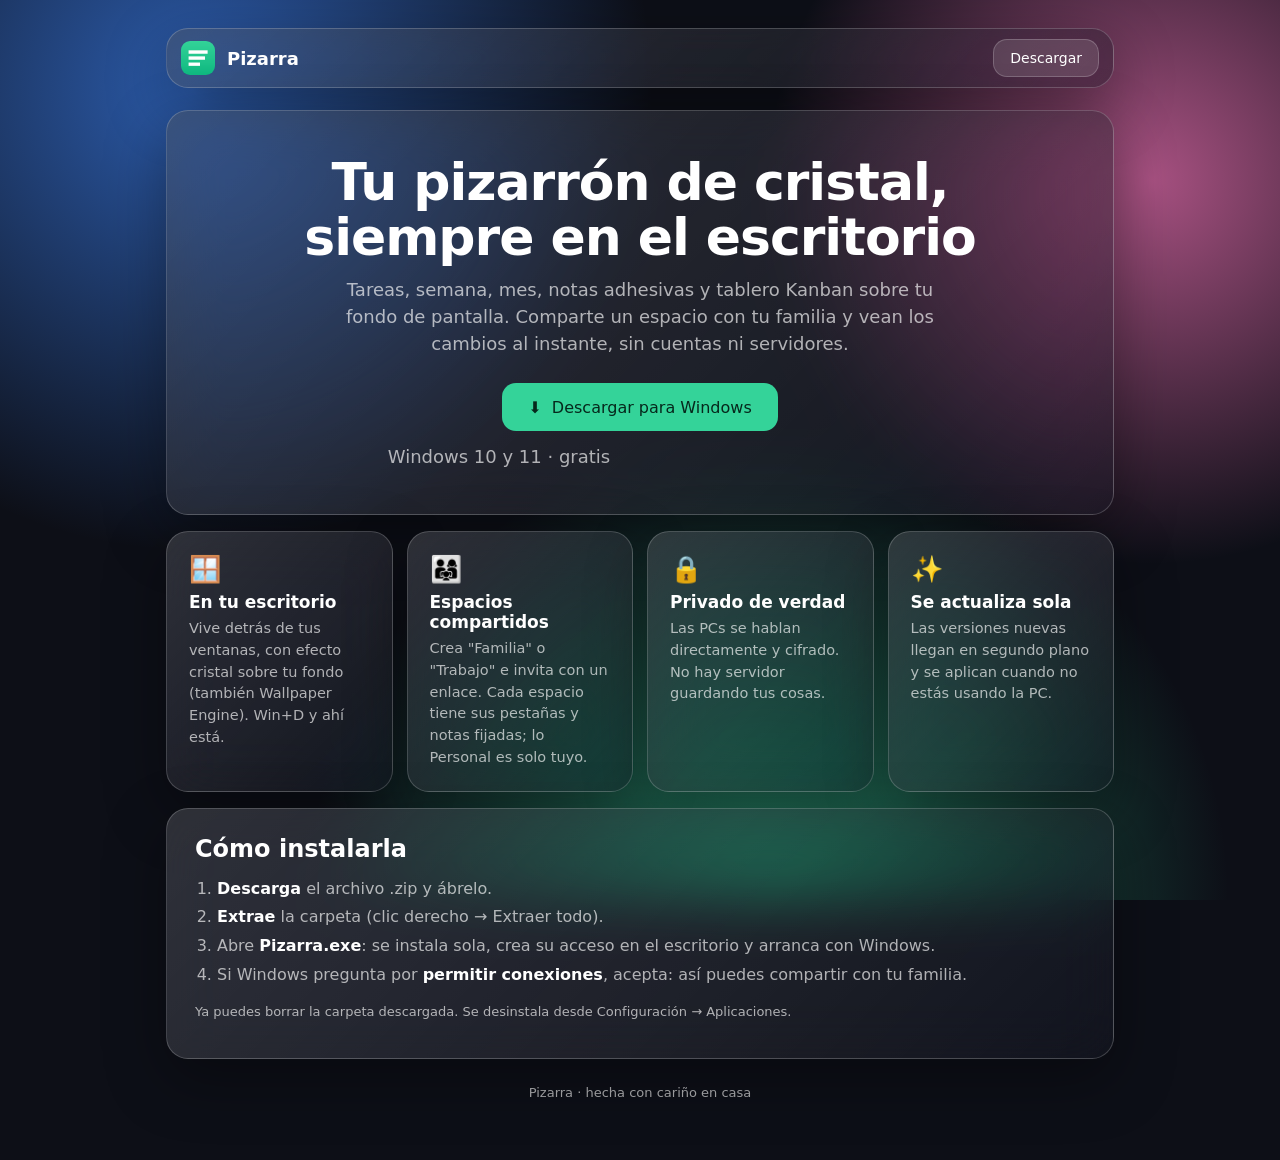
<file: index.html>
<!doctype html>
<html lang="es">
  <head>
    <meta charset="utf-8" />
    <meta name="viewport" content="width=device-width, initial-scale=1" />
    <title>Pizarra</title>
    <meta name="description" content="Tu pizarrón de cristal en el escritorio de Windows: tareas, calendarios y notas que compartes con tu familia." />
    <link rel="icon" href="icon.png" />
    <link rel="stylesheet" href="styles.css" />
  </head>
  <body>
    <div class="wrap">
      <header class="top glass">
        <img src="icon.png" alt="" />
        <b>Pizarra</b>
        <div class="spacer"></div>
        <a class="btn ghost" style="height: 38px; padding: 0 16px; font-size: 14px" data-download href="#">Descargar</a>
      </header>

      <section class="hero glass">
        <h1>Tu pizarrón de cristal,<br />siempre en el escritorio</h1>
        <p>
          Tareas, semana, mes, notas adhesivas y tablero Kanban sobre tu fondo de pantalla. Comparte un espacio con tu familia y vean los
          cambios al instante, sin cuentas ni servidores.
        </p>
        <a class="btn" data-download href="#">⬇&nbsp; Descargar para Windows</a>
        <p class="small" data-version style="margin: 12px 0 0">Windows 10 y 11 · gratis</p>
      </section>

      <div class="grid">
        <div class="card glass">
          <div class="emoji">🪟</div>
          <h3>En tu escritorio</h3>
          <p>Vive detrás de tus ventanas, con efecto cristal sobre tu fondo (también Wallpaper Engine). Win+D y ahí está.</p>
        </div>
        <div class="card glass">
          <div class="emoji">👨‍👩‍👧</div>
          <h3>Espacios compartidos</h3>
          <p>Crea "Familia" o "Trabajo" e invita con un enlace. Cada espacio tiene sus pestañas y notas fijadas; lo Personal es solo tuyo.</p>
        </div>
        <div class="card glass">
          <div class="emoji">🔒</div>
          <h3>Privado de verdad</h3>
          <p>Las PCs se hablan directamente y cifrado. No hay servidor guardando tus cosas.</p>
        </div>
        <div class="card glass">
          <div class="emoji">✨</div>
          <h3>Se actualiza sola</h3>
          <p>Las versiones nuevas llegan en segundo plano y se aplican cuando no estás usando la PC.</p>
        </div>
      </div>

      <section class="steps glass">
        <h2>Cómo instalarla</h2>
        <ol>
          <li><b>Descarga</b> el archivo .zip y ábrelo.</li>
          <li><b>Extrae</b> la carpeta (clic derecho → Extraer todo).</li>
          <li>Abre <b>Pizarra.exe</b>: se instala sola, crea su acceso en el escritorio y arranca con Windows.</li>
          <li>Si Windows pregunta por <b>permitir conexiones</b>, acepta: así puedes compartir con tu familia.</li>
        </ol>
        <p class="small" style="margin-top: 14px">Ya puedes borrar la carpeta descargada. Se desinstala desde Configuración → Aplicaciones.</p>
      </section>

      <footer class="small">Pizarra · hecha con cariño en casa</footer>
    </div>
    <script src="config.js"></script>
    <script>
      pizarraDownload();
    </script>
  </body>
</html>
</file>
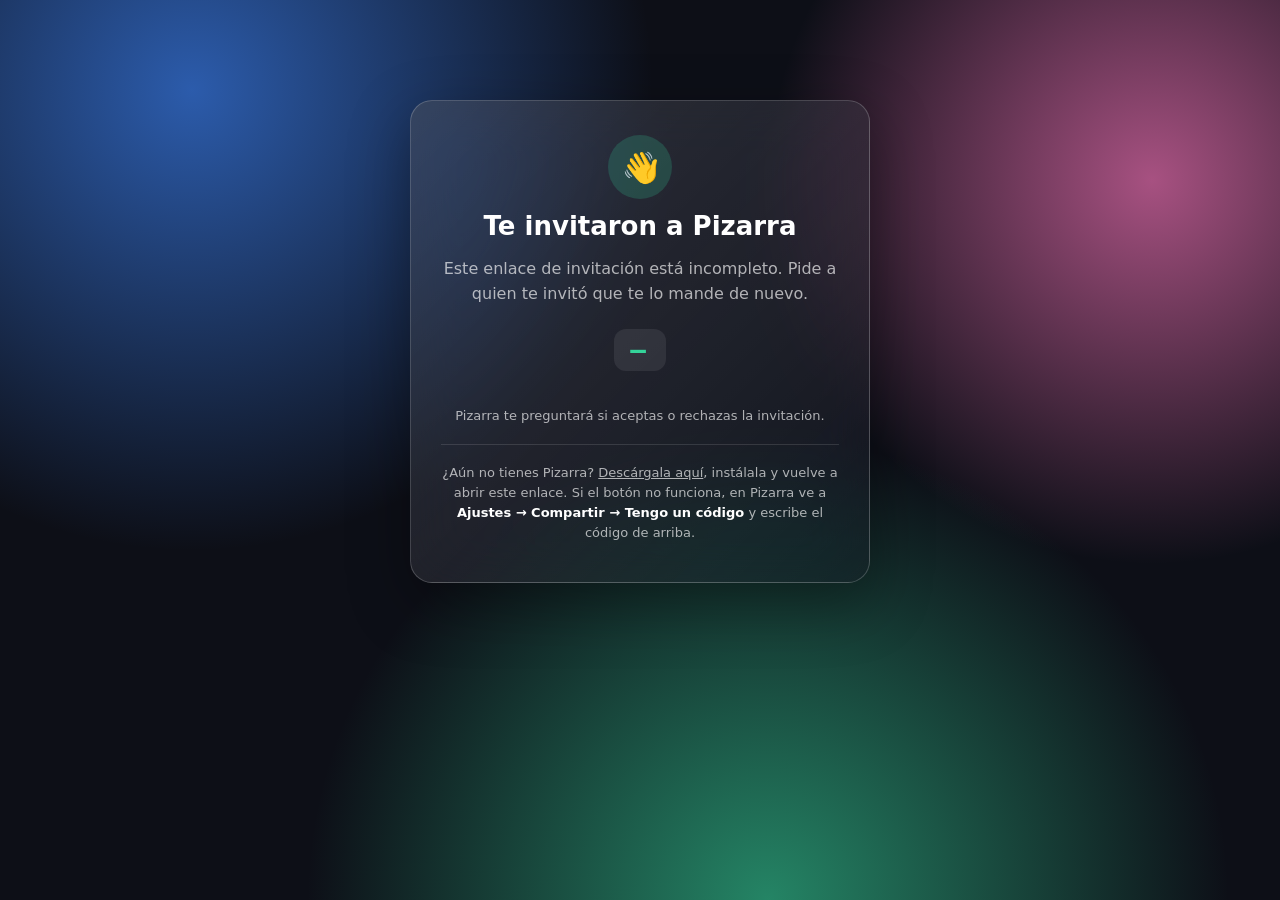
<file: unirse/index.html>
<!doctype html>
<html lang="es">
  <head>
    <meta charset="utf-8" />
    <meta name="viewport" content="width=device-width, initial-scale=1" />
    <title>Invitación a Pizarra</title>
    <meta name="description" content="Te invitaron a un espacio compartido de Pizarra." />
    <link rel="icon" href="../icon.png" />
    <link rel="stylesheet" href="../styles.css" />
  </head>
  <body>
    <div class="wrap">
      <section class="invite glass">
        <div class="icon">👋</div>
        <h1 id="title">Te invitaron a Pizarra</h1>
        <p id="text">Alguien te invitó a su espacio compartido.</p>
        <div class="code" id="code">—</div>
        <div class="actions">
          <a class="btn" id="open" href="#">Abrir en Pizarra</a>
        </div>
        <p class="small">Pizarra te preguntará si aceptas o rechazas la invitación.</p>
        <hr />
        <p class="small">
          ¿Aún no tienes Pizarra? <a data-download href="#">Descárgala aquí</a>, instálala y vuelve a abrir este enlace. Si el botón no
          funciona, en Pizarra ve a <b>Ajustes → Compartir → Tengo un código</b> y escribe el código de arriba.
        </p>
      </section>
    </div>
    <script src="../config.js"></script>
    <script>
      // El enlace trae la invitación después del "#": nunca llega a ningún servidor.
      const q = new URLSearchParams(location.hash.slice(1));
      const raw = (q.get('c') || '').toUpperCase().replace(/[^A-Z0-9]/g, '');
      const from = (q.get('de') || '').slice(0, 40);
      const space = (q.get('e') || '').slice(0, 40);
      const el = (id) => document.getElementById(id);
      if (raw.length === 6) {
        el('code').textContent = `${raw.slice(0, 3)}-${raw.slice(3)}`;
        const t = from ? `${from} te invitó a Pizarra` : 'Te invitaron a Pizarra';
        el('title').textContent = t;
        document.title = t;
        el('text').innerHTML = '';
        el('text').append(
          from || 'Alguien',
          ' te invitó a su espacio ',
          Object.assign(document.createElement('b'), { textContent: `"${space || 'compartido'}"` }),
          '. Ahí verán juntos las mismas pestañas y notas fijadas.',
        );
        const link = `pizarra://unirse?${new URLSearchParams({ c: raw, de: from, e: space })}`;
        el('open').href = link;
        // Intentar abrir la app directamente.
        setTimeout(() => (location.href = link), 400);
      } else {
        el('text').textContent = 'Este enlace de invitación está incompleto. Pide a quien te invitó que te lo mande de nuevo.';
        el('open').style.display = 'none';
      }
      pizarraDownload();
    </script>
  </body>
</html>
</file>
<file: styles.css>
:root {
  --accent: #34d399;
  --on-accent: #06281c;
  --text: #ffffff;
  --muted: rgba(255, 255, 255, 0.66);
  --glass: rgba(16, 18, 28, 0.42);
  --border: rgba(255, 255, 255, 0.2);
}
* {
  box-sizing: border-box;
}
html,
body {
  margin: 0;
  min-height: 100%;
}
body {
  font-family: 'Segoe UI Variable Text', 'Segoe UI', system-ui, sans-serif;
  color: var(--text);
  background:
    radial-gradient(60vw 60vw at 15% 10%, #3b82f6aa, transparent 60%),
    radial-gradient(50vw 50vw at 90% 20%, #f472b6aa, transparent 60%),
    radial-gradient(60vw 60vw at 60% 100%, #34d39999, transparent 60%),
    #0d0f17;
  background-attachment: fixed;
  -webkit-font-smoothing: antialiased;
}
a {
  color: inherit;
}
.wrap {
  max-width: 980px;
  margin: 0 auto;
  padding: 28px 16px 60px;
}
.glass {
  background: linear-gradient(135deg, rgba(255, 255, 255, 0.14), rgba(255, 255, 255, 0.02)), var(--glass);
  backdrop-filter: blur(28px) saturate(1.4);
  -webkit-backdrop-filter: blur(28px) saturate(1.4);
  border: 1px solid var(--border);
  border-radius: 22px;
  box-shadow: 0 20px 60px rgba(0, 0, 0, 0.35);
}
header.top {
  display: flex;
  align-items: center;
  gap: 12px;
  padding: 10px 14px;
}
header.top img {
  width: 34px;
  height: 34px;
  border-radius: 9px;
}
header.top b {
  font-size: 18px;
}
header.top .spacer {
  flex: 1;
}
.hero {
  margin-top: 22px;
  padding: 44px 32px;
  text-align: center;
}
.hero h1 {
  margin: 0 0 12px;
  font-size: clamp(30px, 6vw, 52px);
  line-height: 1.05;
  letter-spacing: -0.02em;
}
.hero p {
  margin: 0 auto 26px;
  max-width: 600px;
  font-size: 18px;
  line-height: 1.5;
  color: var(--muted);
}
.btn {
  display: inline-flex;
  align-items: center;
  justify-content: center;
  gap: 9px;
  height: 48px;
  padding: 0 26px;
  border-radius: 14px;
  border: 0;
  background: var(--accent);
  color: var(--on-accent);
  font: 700 16px inherit;
  font-family: inherit;
  text-decoration: none;
  cursor: pointer;
}
.btn:hover {
  filter: brightness(1.08);
}
.btn.ghost {
  background: rgba(255, 255, 255, 0.12);
  color: var(--text);
  border: 1px solid var(--border);
}
.small {
  font-size: 13px;
  color: var(--muted);
}
.grid {
  display: grid;
  grid-template-columns: repeat(auto-fit, minmax(220px, 1fr));
  gap: 14px;
  margin-top: 16px;
}
.card {
  padding: 22px;
}
.card h3 {
  margin: 8px 0 6px;
  font-size: 17px;
}
.card p {
  margin: 0;
  color: var(--muted);
  line-height: 1.5;
  font-size: 14.5px;
}
.card .emoji {
  font-size: 26px;
}
.steps {
  margin-top: 16px;
  padding: 26px 28px;
}
.steps h2 {
  margin: 0 0 12px;
}
.steps ol {
  margin: 0;
  padding-left: 22px;
  line-height: 1.8;
  color: var(--muted);
}
.steps b {
  color: var(--text);
}
footer {
  margin-top: 26px;
  text-align: center;
}
.invite {
  max-width: 460px;
  margin: 8vh auto 0;
  padding: 34px 30px 26px;
  text-align: center;
}
.invite .icon {
  display: grid;
  place-items: center;
  width: 64px;
  height: 64px;
  margin: 0 auto 12px;
  border-radius: 50%;
  background: rgba(52, 211, 153, 0.2);
  font-size: 30px;
}
.invite h1 {
  margin: 0 0 10px;
  font-size: 26px;
}
.invite p {
  color: var(--muted);
  line-height: 1.55;
}
.invite p b {
  color: var(--text);
}
.code {
  display: inline-block;
  margin: 6px 0 2px;
  padding: 6px 16px;
  border-radius: 12px;
  background: rgba(255, 255, 255, 0.08);
  font: 700 26px 'Cascadia Mono', Consolas, monospace;
  letter-spacing: 0.14em;
  color: var(--accent);
  user-select: all;
}
.actions {
  display: flex;
  flex-direction: column;
  gap: 10px;
  margin: 20px 0 10px;
}
hr {
  border: 0;
  border-top: 1px solid rgba(255, 255, 255, 0.12);
  margin: 18px 0;
}
</file>
